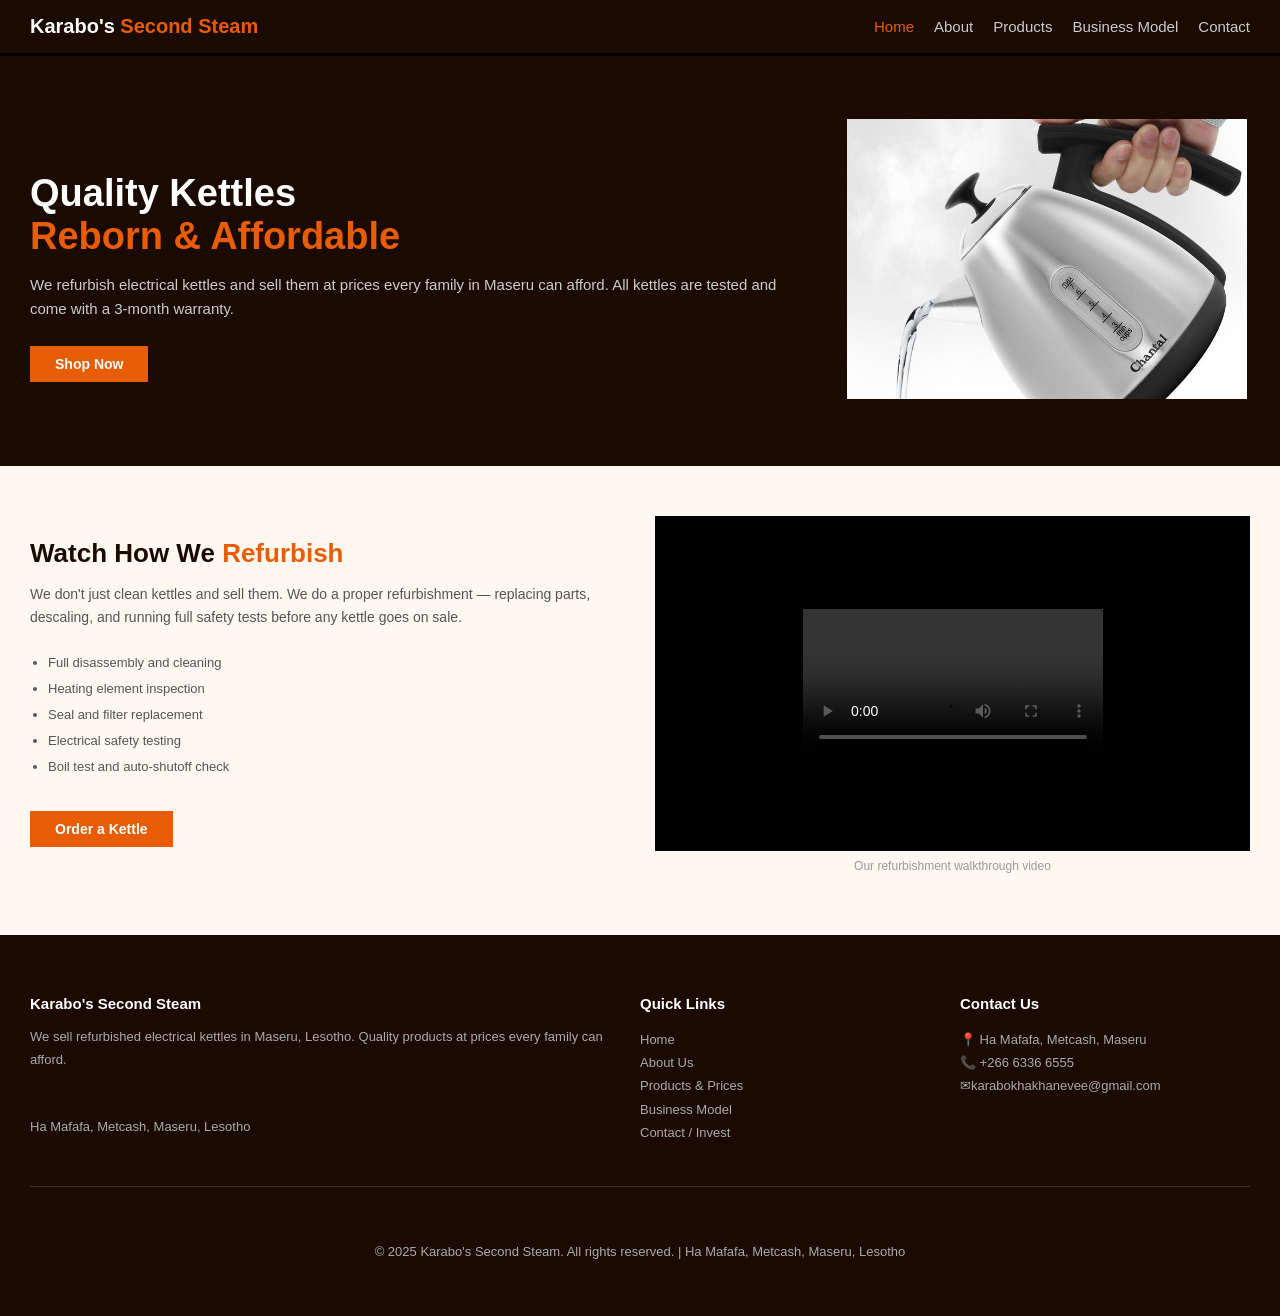
<file: index.html>
<!DOCTYPE html>
<html lang="en">
<head>
    <meta charset="UTF-8">
    <meta name="viewport" content="width=device-width, initial-scale=1.0">
    <title>Karabo's Second Steam - Home</title>
    <link rel="stylesheet" href="style.css">
</head>
<body>

    <!-- Navbar -->
    <nav class="navbar">
        <a href="index.html" class="logo">Karabo's <span>Second Steam</span></a>
        <ul class="nav-links">
            <li><a href="index.html" class="active">Home</a></li>
            <li><a href="about.html">About</a></li>
            <li><a href="products.html">Products</a></li>
            <li><a href="model.html">Business Model</a></li>
            <li><a href="contact.html">Contact</a></li>
        </ul>
    </nav>

    <!-- Hero Section -->
    <section class="hero">
        <div class="hero-text">
            <h1>Quality Kettles <br><span>Reborn & Affordable</span></h1>
            <p>We refurbish electrical kettles and sell them at prices every family in Maseru can afford. All kettles are tested and come with a 3-month warranty.</p>
            <a href="products.html" class="btn">Shop Now</a>
            &nbsp;&nbsp;
    
        </div>
        <div class="hero-image">
            <img src="images/home.jpg" alt="Refurbished kettle from Karabo's Second Steam">
        </div>
    </section>



   
   
    <!-- Video Section -->
    <div class="section">
        <div class="two-col">
            <div>
                <h2 class="section-title">Watch How We <span>Refurbish</span></h2>
                <p style="font-size: 14px; color: #555; line-height: 1.7; margin-bottom: 20px;">
                    We don't just clean kettles and sell them. We do a proper refurbishment — replacing parts, descaling, and running full safety tests before any kettle goes on sale.
                </p>
                <ul style="font-size: 13px; color: #555; padding-left: 18px; line-height: 2;">
                    <li>Full disassembly and cleaning</li>
                    <li>Heating element inspection</li>
                    <li>Seal and filter replacement</li>
                    <li>Electrical safety testing</li>
                    <li>Boil test and auto-shutoff check</li>
                </ul>
                <br>
                <a href="contact.html" class="btn">Order a Kettle</a>
            </div>
            <div>
                <div class="video-container" control>
                    <iframe
                        src="videos/home.mp4"
                        title="Karabo's Second Steam - Kettle Refurbishment Process"
                        allowfullscreen
                        aria-controls="video-controls">
                    </iframe>
                </div>
                <p style="font-size: 12px; color: #999; margin-top: 8px; text-align: center;">Our refurbishment walkthrough video</p>
            </div>
        </div>
    </div>

  
    <!-- Footer -->
    <footer class="footer">
        <div class="footer-grid">
            <div>
                <h4>Karabo's Second Steam</h4>
                <p>We sell refurbished electrical kettles in Maseru, Lesotho. Quality products at prices every family can afford.</p>
                <br>
                <p>Ha Mafafa, Metcash, Maseru, Lesotho</p>
            </div>
            <div>
                <h4>Quick Links</h4>
                <ul>
                    <li><a href="index.html">Home</a></li>
                    <li><a href="about.html">About Us</a></li>
                    <li><a href="products.html">Products & Prices</a></li>
                    <li><a href="model.html">Business Model</a></li>
                    <li><a href="contact.html">Contact / Invest</a></li>
                </ul>
            </div>
            <div>
                <h4>Contact Us</h4>
                <ul>
                    <li>📍 Ha Mafafa, Metcash, Maseru</li>
                    <li><a href="tel:+26622446533">📞 +266 6336 6555</a></li>
                    <li><a href="mailto:karabosecondsteam@gmail.com">✉karabokhakhanevee@gmail.com</a></li>
                </ul>
            </div>
        </div>
        <div class="footer-bottom">
            <p>© 2025 Karabo's Second Steam. All rights reserved. | Ha Mafafa, Metcash, Maseru, Lesotho</p>
        </div>
    </footer>

</body>
</html>
</file>
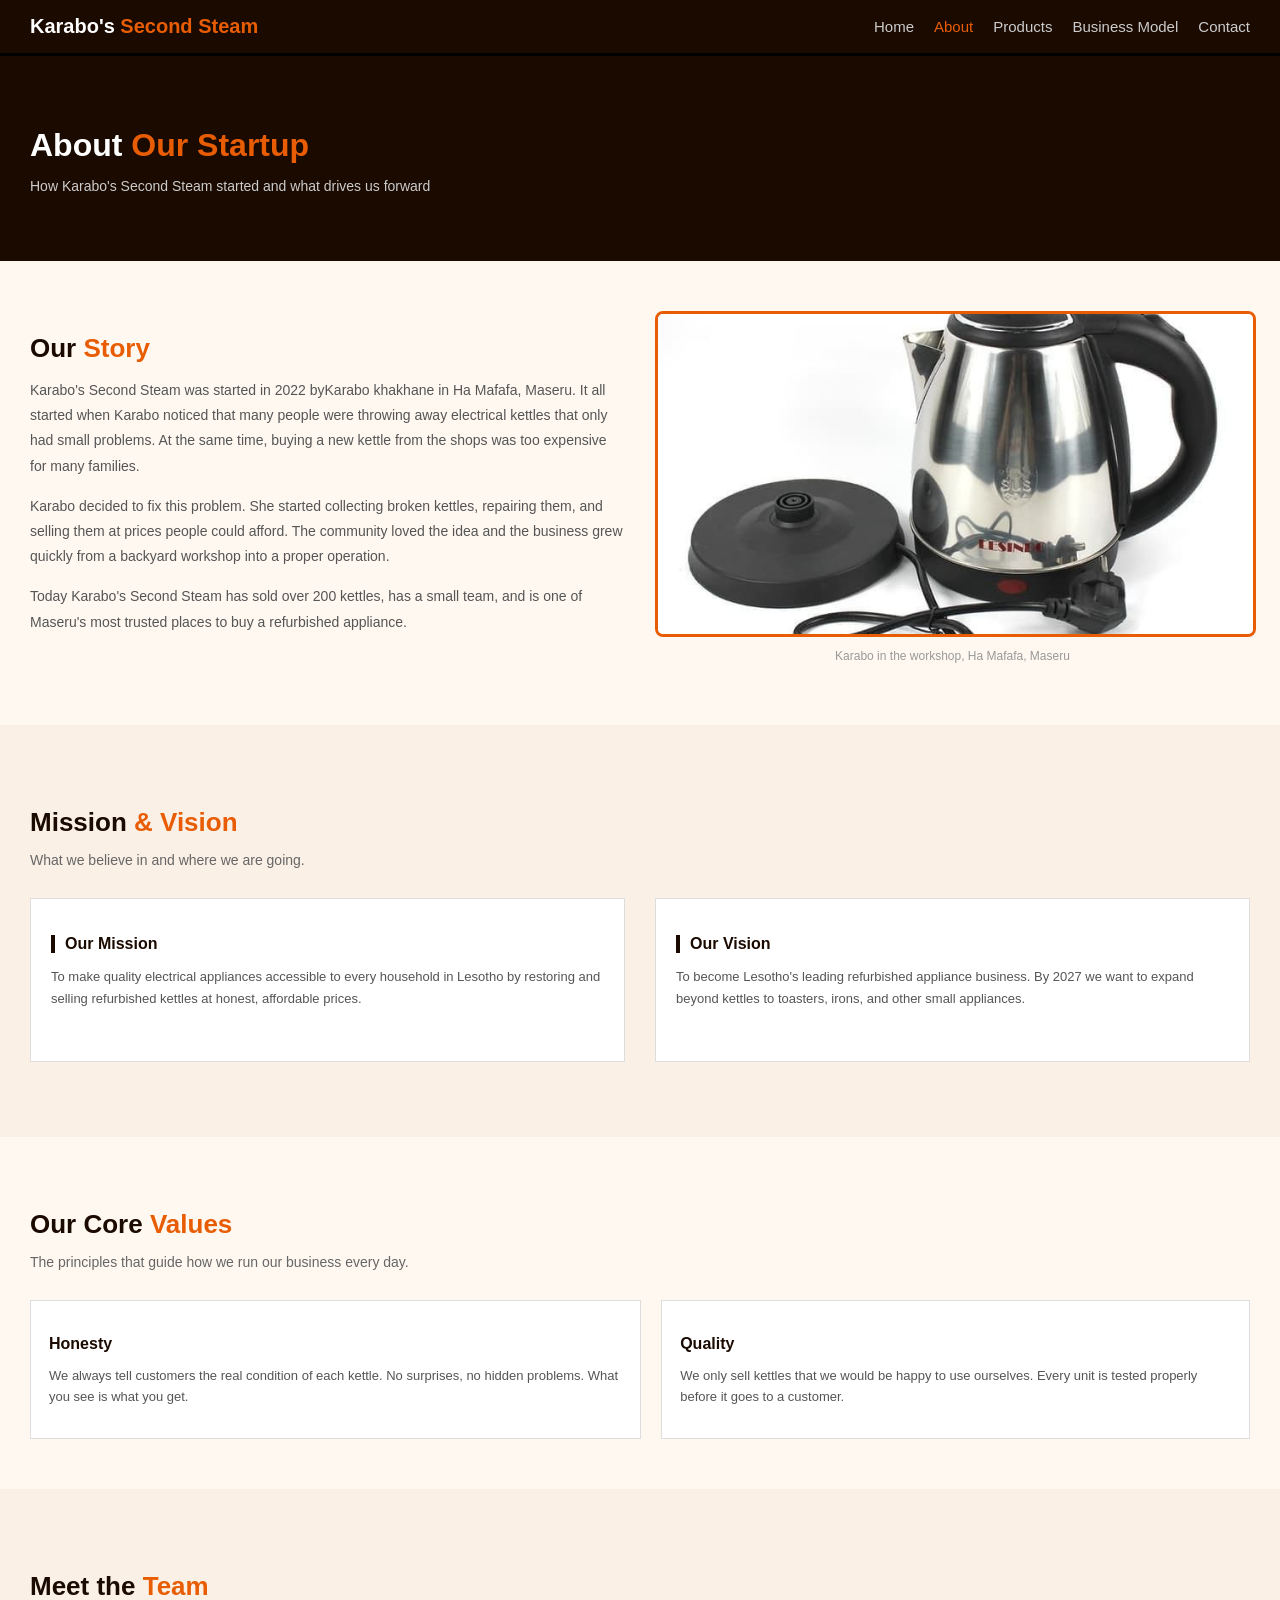
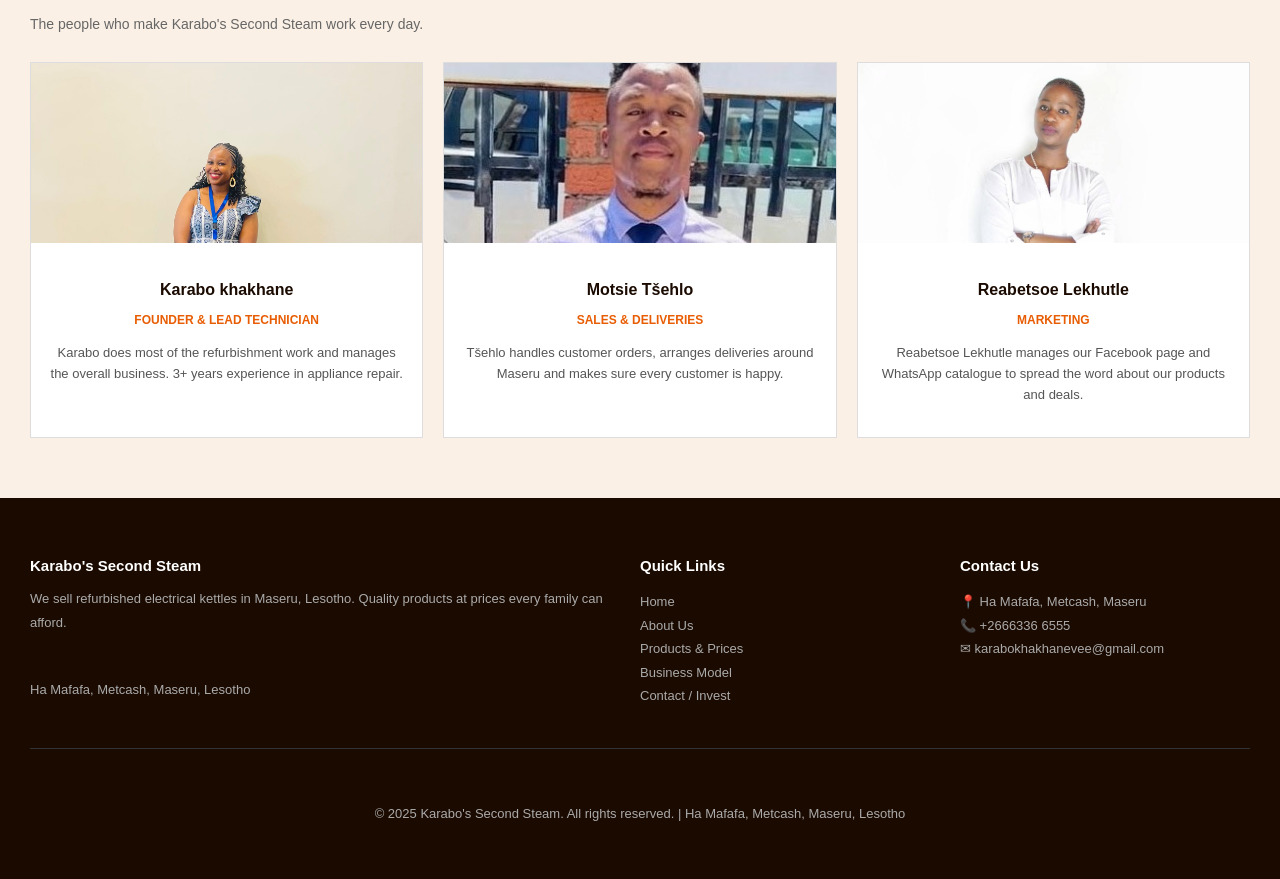
<file: about.html>
<!DOCTYPE html>
<html lang="en">
<head>
    <meta charset="UTF-8">
    <meta name="viewport" content="width=device-width, initial-scale=1.0">
    <title>About - Karabo's Second Steam</title>
    <link rel="stylesheet" href="style.css">
</head>
<body>

    <!-- Navbar -->
    <nav class="navbar">
        <a href="index.html" class="logo">Karabo's <span>Second Steam</span></a>
        <ul class="nav-links">
            <li><a href="index.html">Home</a></li>
            <li><a href="about.html" class="active">About</a></li>
            <li><a href="products.html">Products</a></li>
            <li><a href="model.html">Business Model</a></li>
            <li><a href="contact.html">Contact</a></li>
        </ul>
    </nav>

    <!-- Page Header -->
    <div class="page-header">
        <h1>About <span>Our Startup</span></h1>
        <p>How Karabo's Second Steam started and what drives us forward</p>
    </div>

    <!-- Our Story -->
    <div class="section">
        <div class="two-col">
            <div>
                <h2 class="section-title">Our <span>Story</span></h2>
                <p style="font-size: 14px; color: #555; line-height: 1.8; margin-bottom: 15px;">
                    Karabo's Second Steam was started in 2022 byKarabo khakhane in Ha Mafafa, Maseru. It all started when Karabo noticed that many people were throwing away electrical kettles that only had small problems. At the same time, buying a new kettle from the shops was too expensive for many families.
                </p>
                <p style="font-size: 14px; color: #555; line-height: 1.8; margin-bottom: 15px;">
                    Karabo decided to fix this problem. She started collecting broken kettles, repairing them, and selling them at prices people could afford. The community loved the idea and the business grew quickly from a backyard workshop into a proper operation.
                </p>
                <p style="font-size: 14px; color: #555; line-height: 1.8;">
                    Today Karabo's Second Steam has sold over 200 kettles, has a small team, and is one of Maseru's most trusted places to buy a refurbished appliance.
                </p>
            </div>
            <div>
                <img src="images/a1.jpg" alt="Karabo working in the refurbishment workshop" style="width: 100%; height: 320px; object-fit: cover; border-radius: 8px; border: 3px solid #E85D04;">
                <p style="font-size: 12px; color: #999; margin-top: 8px; text-align: center;">Karabo in the workshop, Ha Mafafa, Maseru</p>
            </div>
        </div>
    </div>

    <!-- Mission & Vision -->
    <div style="background-color: #FAF0E6; padding: 60px 0;">
        <div class="section" style="padding-top: 0; padding-bottom: 0;">
            <h2 class="section-title">Mission <span>& Vision</span></h2>
            <p class="section-subtitle">What we believe in and where we are going.</p>

            <div class="two-col">
                <div class="info-card">
                    <h3>Our Mission</h3>
                    <p>To make quality electrical appliances accessible to every household in Lesotho by restoring and selling refurbished kettles at honest, affordable prices.</p>
                    <br>
                </div>
                <div class="info-card">
                    <h3>Our Vision</h3>
                    <p>To become Lesotho's leading refurbished appliance business. By 2027 we want to expand beyond kettles to toasters, irons, and other small appliances.</p>
                    <br>
                   </div>
            </div>
        </div>
    </div>

    <!-- Values -->
    <div class="section">
        <h2 class="section-title">Our Core <span>Values</span></h2>
        <p class="section-subtitle">The principles that guide how we run our business every day.</p>

        <div class="cards-grid" style="display:flex; gap: 20px; margin-top: 30px;">
            <div class="card">
                <div class="card-body">
                    <h3>Honesty</h3>
                    <p>We always tell customers the real condition of each kettle. No surprises, no hidden problems. What you see is what you get.</p>
                </div>
            </div>
            <div class="card">
                <div class="card-body">
                    <h3>Quality</h3>
                    <p>We only sell kettles that we would be happy to use ourselves. Every unit is tested properly before it goes to a customer.</p>
                </div>
            </div>
           
        </div>
    </div>

    <!-- Team -->
    <div style="background-color: #FAF0E6; padding: 60px 0; display: flex;" >
        <div class="section" style="padding-top: 0; padding-bottom: 0;">
            <h2 class="section-title">Meet the <span>Team</span></h2>
            <p class="section-subtitle">The people who make Karabo's Second Steam work every day.</p>

            <div class="cards-grid">
                <div class="card" style="text-align: center;">
                    <img src="images/ab1.jpeg" alt="Karabo Mokoena - Founder">
                    <div class="card-body">
                        <h3>Karabo khakhane</h3>
                        <p style="color: #E85D04; font-size: 12px; font-weight: 700; text-transform: uppercase; margin-bottom: 8px;">Founder & Lead Technician</p>
                        <p>Karabo does most of the refurbishment work and manages the overall business. 3+ years experience in appliance repair.</p>
                    </div>
                </div>
                <div class="card" style="text-align: center;">
                    <img src="images/ab2.jpeg" alt="Thato Mofokeng - Sales">
                    <div class="card-body">
                        <h3>Motsie Tšehlo </h3>
                        <p style="color: #E85D04; font-size: 12px; font-weight: 700; text-transform: uppercase; margin-bottom: 8px;">Sales & Deliveries</p>
                        <p>Tšehlo  handles customer orders, arranges deliveries around Maseru and makes sure every customer is happy.</p>
                    </div>
                </div>
                <div class="card" style="text-align: center;">
                    <img src="images/ab3.jpeg" alt="Palesa Sello - Marketing">
                    <div class="card-body">
                        <h3>Reabetsoe Lekhutle</h3>
                        <p style="color: #E85D04; font-size: 12px; font-weight: 700; text-transform: uppercase; margin-bottom: 8px;">Marketing</p>
                        <p>Reabetsoe Lekhutle manages our Facebook page and WhatsApp catalogue to spread the word about our products and deals.</p>
                    </div>
                </div>
            </div>
        </div>
    </div>

  
    <!-- Footer -->
    <footer class="footer">
        <div class="footer-grid">
            <div>
                <h4>Karabo's Second Steam</h4>
                <p>We sell refurbished electrical kettles in Maseru, Lesotho. Quality products at prices every family can afford.</p>
                <br>
                <p>Ha Mafafa, Metcash, Maseru, Lesotho</p>
            </div>
            <div>
                <h4>Quick Links</h4>
                <ul>
                    <li><a href="index.html">Home</a></li>
                    <li><a href="about.html">About Us</a></li>
                    <li><a href="products.html">Products & Prices</a></li>
                    <li><a href="model.html">Business Model</a></li>
                    <li><a href="contact.html">Contact / Invest</a></li>
                </ul>
            </div>
            <div>
                <h4>Contact Us</h4>
                <ul>
                    <li>📍 Ha Mafafa, Metcash, Maseru</li>
                    <li><a href="tel:+26622446533">📞 +2666336 6555</a></li>
                    <li><a href="mailto:karabosecondsteam@gmail.com">✉ karabokhakhanevee@gmail.com</a></li>
                </ul>
            </div>
        </div>
        <div class="footer-bottom">
            <p>© 2025 Karabo's Second Steam. All rights reserved. | Ha Mafafa, Metcash, Maseru, Lesotho</p>
        </div>
    </footer>

</body>
</html>
</file>
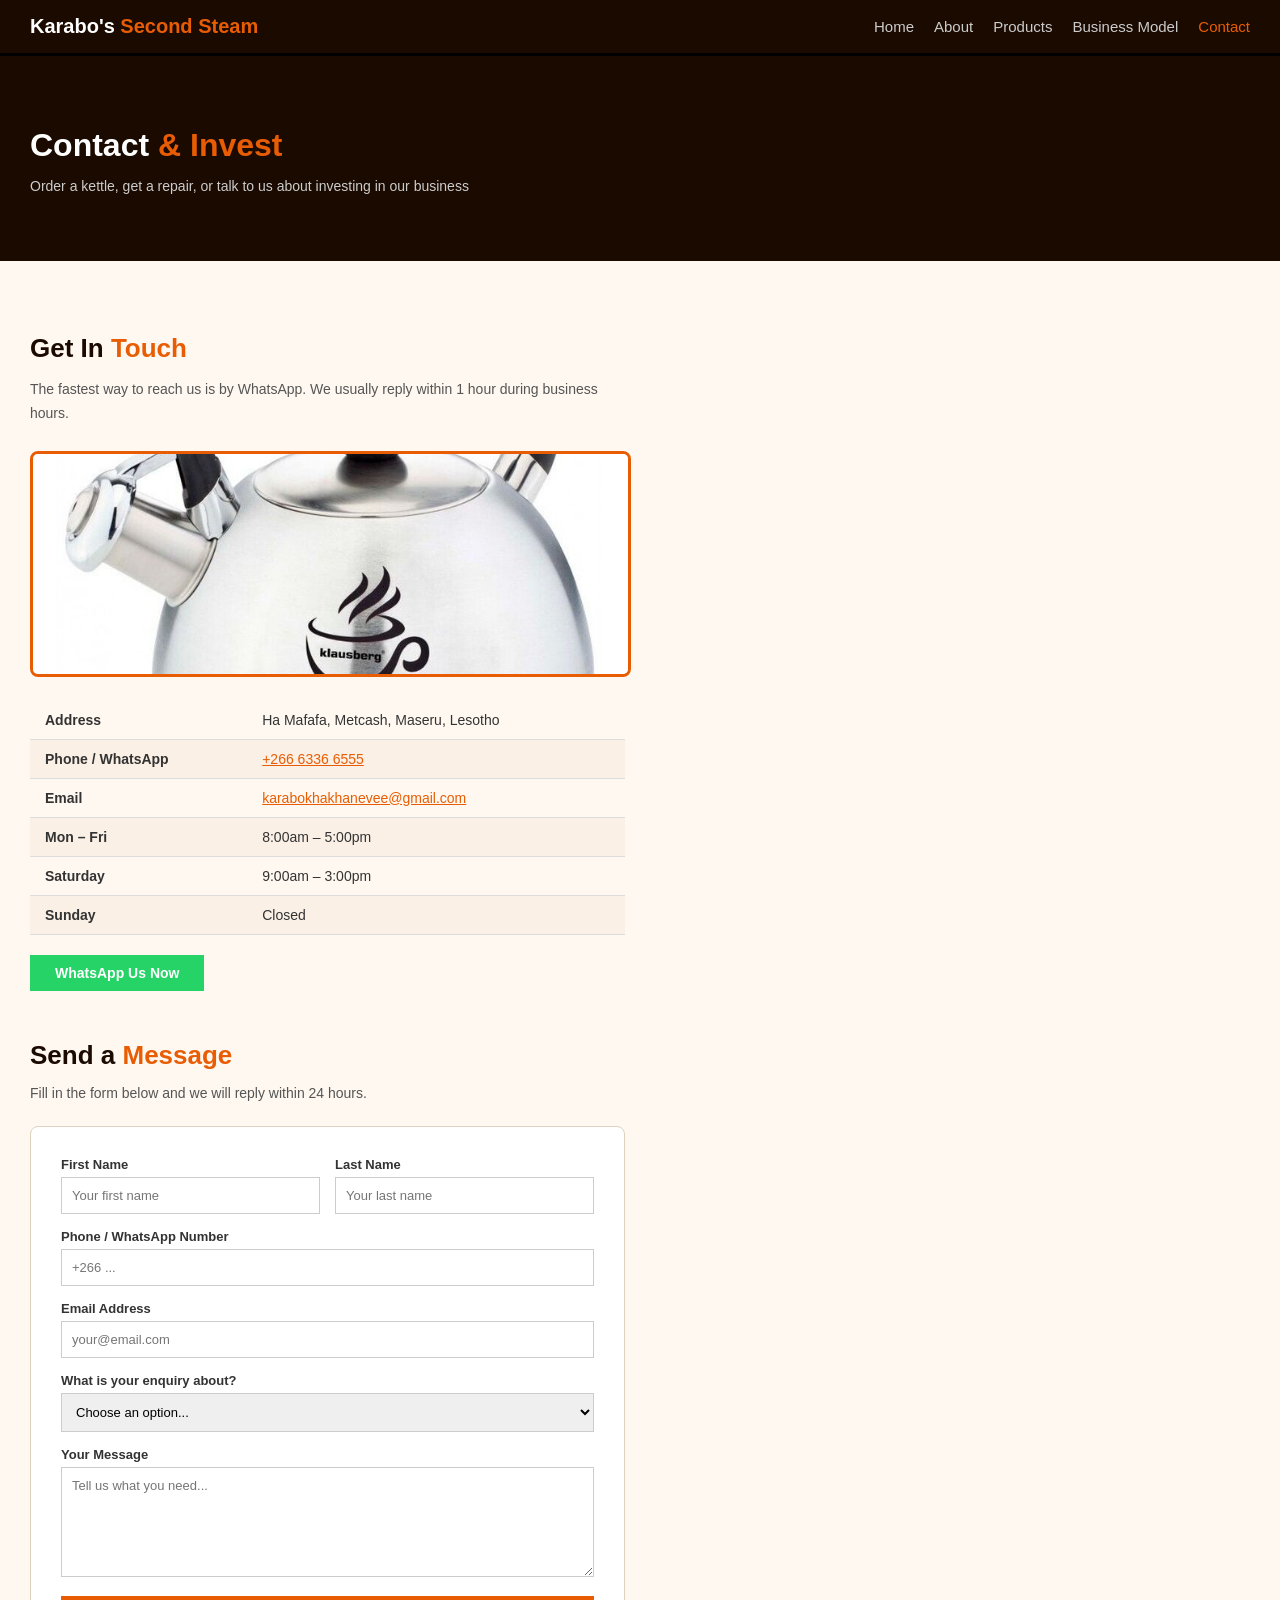
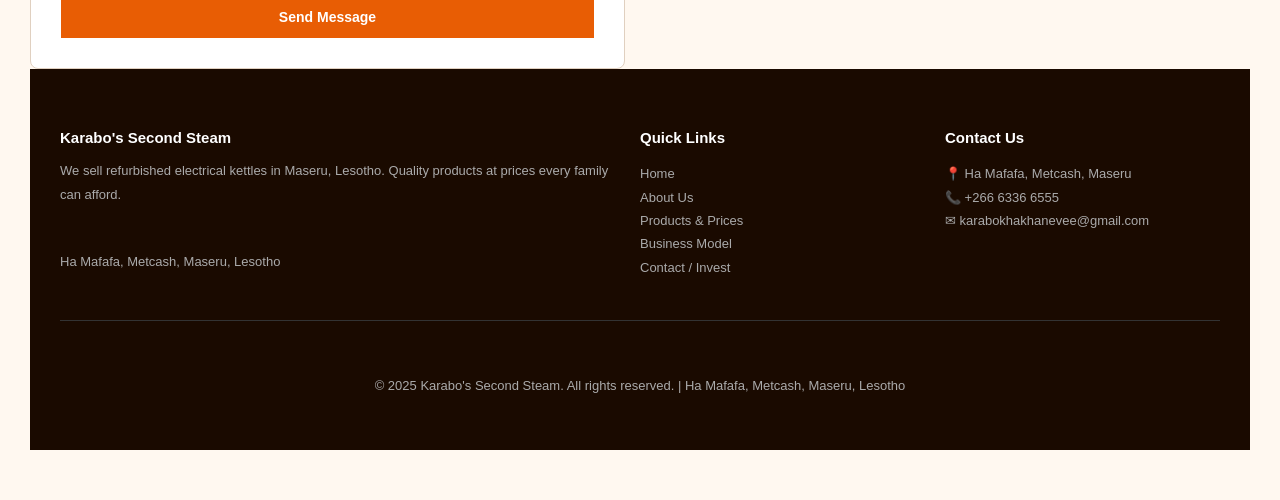
<file: contact.html>
<!DOCTYPE html>
<html lang="en">
<head>
    <meta charset="UTF-8">
    <meta name="viewport" content="width=device-width, initial-scale=1.0">
    <title>Contact & Invest - Karabo's Second Steam</title>
    <link rel="stylesheet" href="style.css">
</head>
<body>

    <!-- Navbar -->
    <nav class="navbar">
        <a href="index.html" class="logo">Karabo's <span>Second Steam</span></a>
        <ul class="nav-links">
            <li><a href="index.html">Home</a></li>
            <li><a href="about.html">About</a></li>
            <li><a href="products.html">Products</a></li>
            <li><a href="model.html">Business Model</a></li>
            <li><a href="contact.html" class="active">Contact</a></li>
        </ul>
    </nav>

    <!-- Page Header -->
    <div class="page-header">
        <h1>Contact <span>& Invest</span></h1>
        <p>Order a kettle, get a repair, or talk to us about investing in our business</p>
    </div>

    <!-- Contact Section -->
    <div class="section">
        <div class="two-col">

            <!-- Contact Info -->
            <div>
                <h2 class="section-title">Get In <span>Touch</span></h2>
                <p style="font-size: 14px; color: #555; margin-bottom: 25px; line-height: 1.7;">The fastest way to reach us is by WhatsApp. We usually reply within 1 hour during business hours.</p>

                <img src="images/c1.jpg" alt="Visit our workshop in Ha Mafafa Maseru" style="width: 100%; height: 220px; object-fit: cover; border-radius: 8px; margin-bottom: 20px; border: 3px solid #E85D04;">

                <table class="styled-table" style="margin-bottom: 20px;">
                    <tbody>
                        <tr>
                            <td><strong>Address</strong></td>
                            <td>Ha Mafafa, Metcash, Maseru, Lesotho</td>
                        </tr>
                        <tr>
                            <td><strong>Phone / WhatsApp</strong></td>
                            <td><a href="tel:+26622446533" style="color: #E85D04;">+266 6336 6555</a></td>
                        </tr>
                        <tr>
                            <td><strong>Email</strong></td>
                            <td><a href="mailto:karabosecondsteam@gmail.com" style="color: #E85D04;">karabokhakhanevee@gmail.com</a></td>
                        </tr>
                        <tr>
                            <td><strong>Mon – Fri</strong></td>
                            <td>8:00am – 5:00pm</td>
                        </tr>
                        <tr>
                            <td><strong>Saturday</strong></td>
                            <td>9:00am – 3:00pm</td>
                        </tr>
                        <tr>
                            <td><strong>Sunday</strong></td>
                            <td>Closed</td>
                        </tr>
                    </tbody>
                </table>

                <a href="https://wa.me/26622446533?text=Hi%20I%20want%20to%20order%20a%20kettle" target="_blank" class="btn" style="background-color: #25D366; margin-bottom: 10px;">WhatsApp Us Now</a>
                <br><br>

        

            <!-- Contact Form -->
            <div>
                <h2 class="section-title">Send a <span>Message</span></h2>
                <p style="font-size: 14px; color: #555; margin-bottom: 25px;">Fill in the form below and we will reply within 24 hours.</p>

                <div style="background-color: white; border: 1px solid #e0d0c0; border-radius: 8px; padding: 30px;">
                    <div style="display: grid; grid-template-columns: 1fr 1fr; gap: 15px;">
                        <div class="form-group">
                            <label for="fname">First Name</label>
                            <input type="text" id="fname" placeholder="Your first name">
                        </div>
                        <div class="form-group">
                            <label for="lname">Last Name</label>
                            <input type="text" id="lname" placeholder="Your last name">
                        </div>
                    </div>

                    <div class="form-group">
                        <label for="phone">Phone / WhatsApp Number</label>
                        <input type="tel" id="phone" placeholder="+266 ...">
                    </div>

                    <div class="form-group">
                        <label for="email">Email Address</label>
                        <input type="email" id="email" placeholder="your@email.com">
                    </div>

                    <div class="form-group">
                        <label for="reason">What is your enquiry about?</label>
                        <select id="reason">
                            <option value="">Choose an option...</option>
                            <option>Buy a kettle</option>
                            <option>Kettle repair</option>
                            <option>Bulk office order</option>
                            <option>Trade-in programme</option>
                            <option>Investment enquiry</option>
                            <option>General question</option>
                        </select>
                    </div>

                    <div class="form-group">
                        <label for="message">Your Message</label>
                        <textarea id="message" placeholder="Tell us what you need..."></textarea>
                    </div>

                    <button class="btn" onclick="sendMessage()" style="width: 100%; padding: 13px;">Send Message</button>
                </div>
            </div>

        </div>
    </div>

    <!-- Footer -->
    <footer class="footer">
        <div class="footer-grid">
            <div>
                <h4>Karabo's Second Steam</h4>
                <p>We sell refurbished electrical kettles in Maseru, Lesotho. Quality products at prices every family can afford.</p>
                <br>
                <p>Ha Mafafa, Metcash, Maseru, Lesotho</p>
            </div>
            <div>
                <h4>Quick Links</h4>
                <ul>
                    <li><a href="index.html">Home</a></li>
                    <li><a href="about.html">About Us</a></li>
                    <li><a href="products.html">Products & Prices</a></li>
                    <li><a href="model.html">Business Model</a></li>
                    <li><a href="contact.html">Contact / Invest</a></li>
                </ul>
            </div>
            <div>
                <h4>Contact Us</h4>
                <ul>
                    <li>📍 Ha Mafafa, Metcash, Maseru</li>
                    <li><a href="tel:+26622446533">📞 +266 6336 6555</a></li>
                    <li><a href="mailto:karabosecondsteam@gmail.com">✉ karabokhakhanevee@gmail.com</a></li>
                </ul>
            </div>
        </div>
        <div class="footer-bottom">
            <p>© 2025 Karabo's Second Steam. All rights reserved. | Ha Mafafa, Metcash, Maseru, Lesotho</p>
        </div>
    </footer>

</body>
</html>
</file>
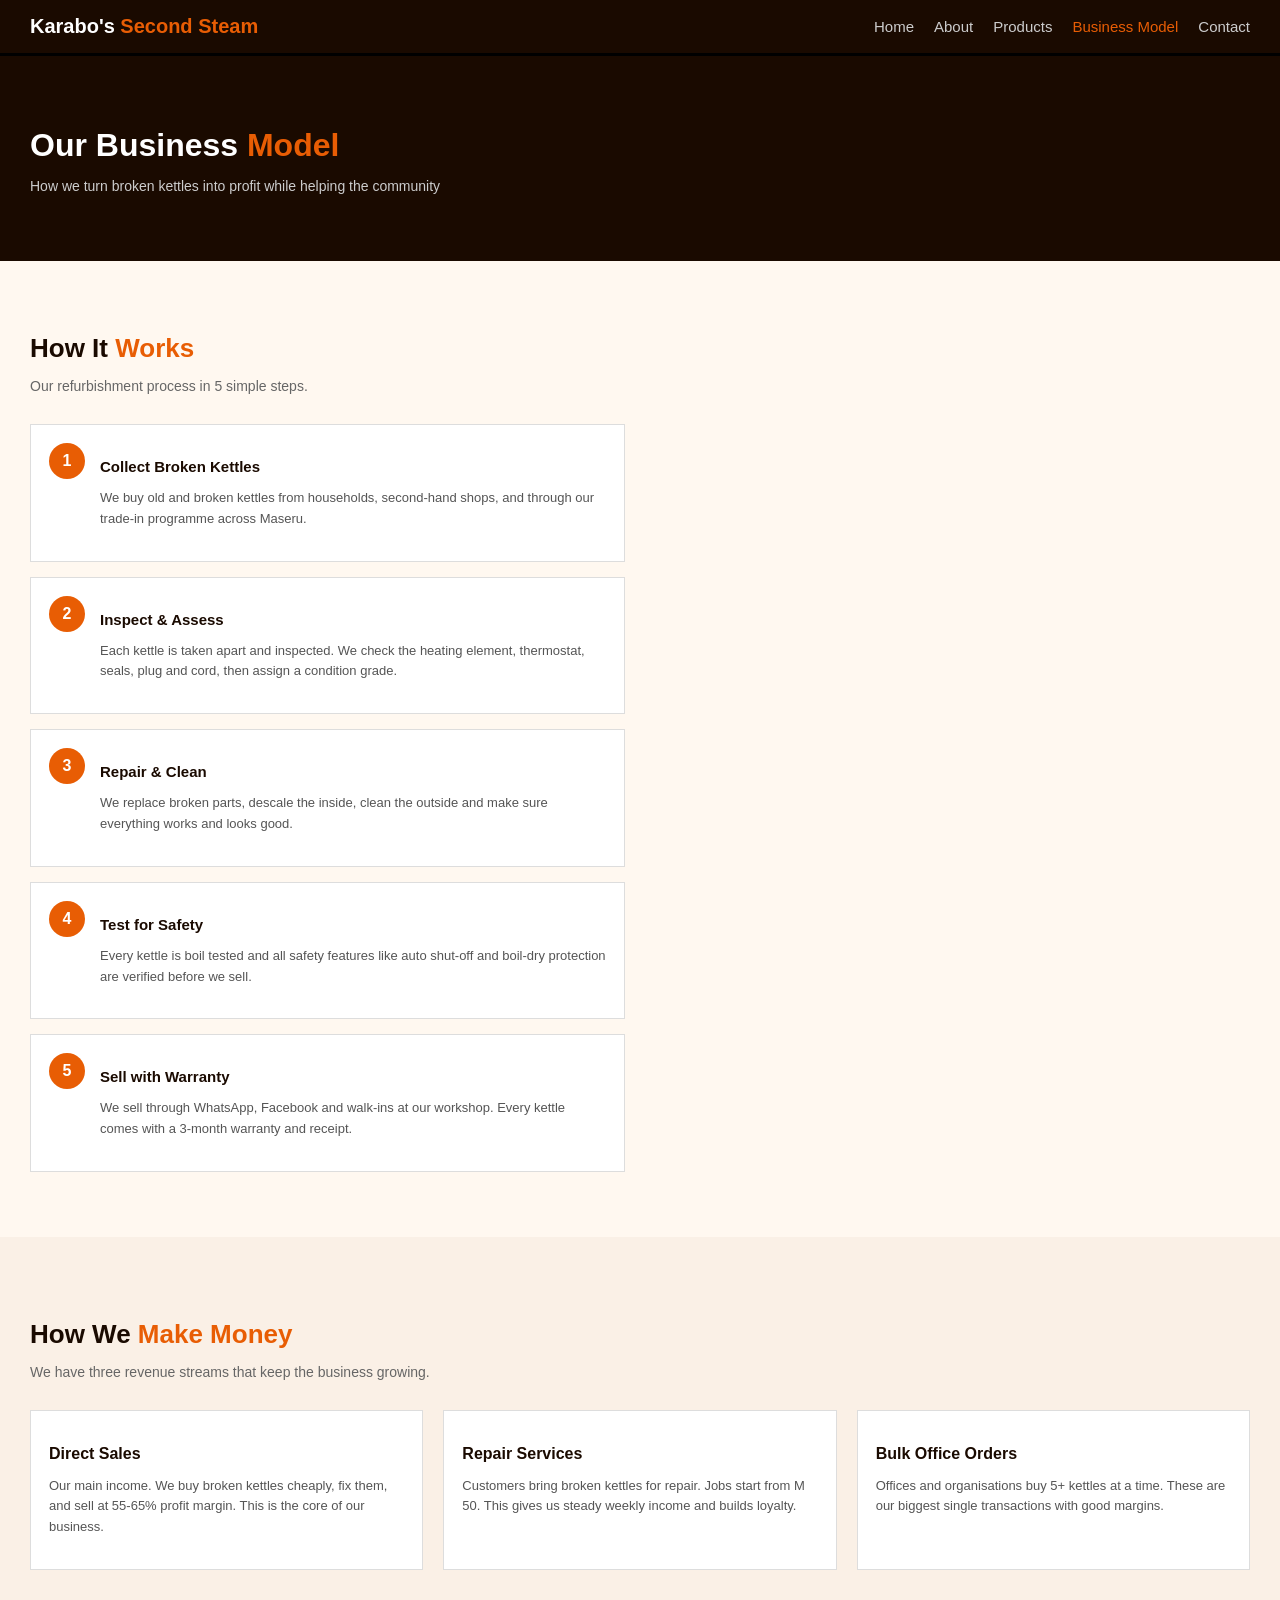
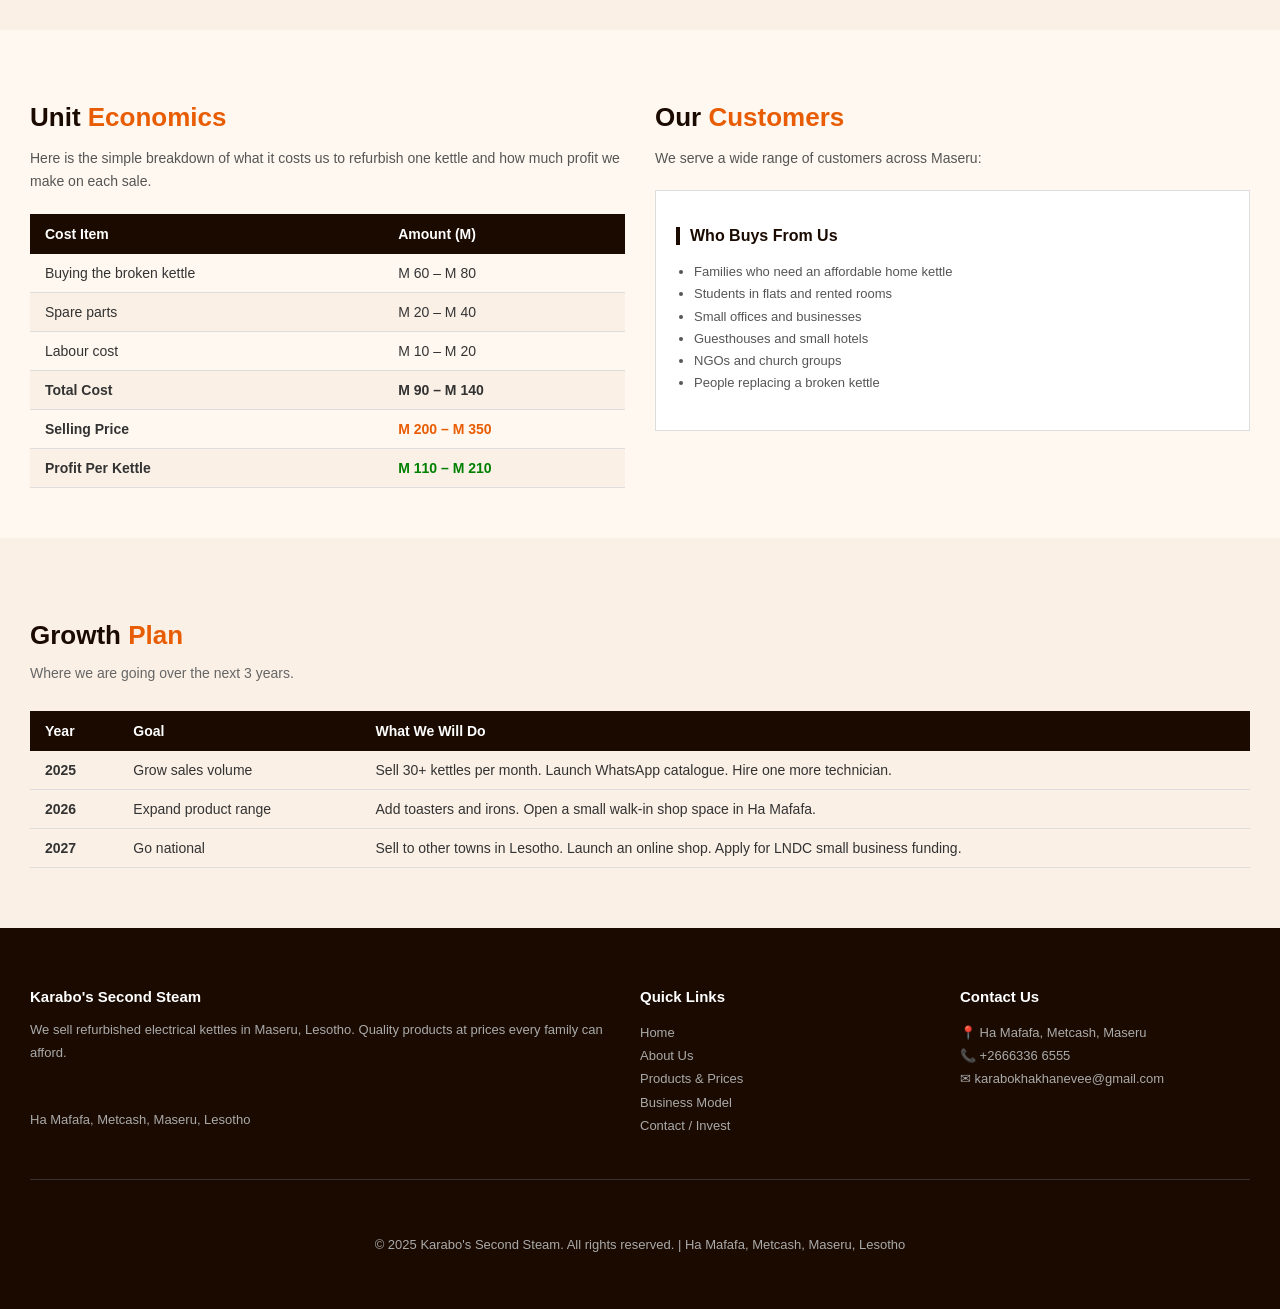
<file: model.html>
<!DOCTYPE html>
<html lang="en">
<head>
    <meta charset="UTF-8">
    <meta name="viewport" content="width=device-width, initial-scale=1.0">
    <title>Business Model - Karabo's Second Steam</title>
    <link rel="stylesheet" href="style.css">
</head>
<body>

    <!-- Navbar -->
    <nav class="navbar">
        <a href="index.html" class="logo">Karabo's <span>Second Steam</span></a>
        <ul class="nav-links">
            <li><a href="index.html">Home</a></li>
            <li><a href="about.html">About</a></li>
            <li><a href="products.html">Products</a></li>
            <li><a href="model.html" class="active">Business Model</a></li>
            <li><a href="contact.html">Contact</a></li>
        </ul>
    </nav>

    <!-- Page Header -->
    <div class="page-header">
        <h1>Our Business <span>Model</span></h1>
        <p>How we turn broken kettles into profit while helping the community</p>
    </div>

    <!-- How it works -->
    <div class="section">
        <h2 class="section-title">How It <span>Works</span></h2>
        <p class="section-subtitle">Our refurbishment process in 5 simple steps.</p>

        <div class="two-col">
            <div>
                <div class="step-item">
                    <div class="step-num">1</div>
                    <div>
                        <h3>Collect Broken Kettles</h3>
                        <p>We buy old and broken kettles from households, second-hand shops, and through our trade-in programme across Maseru.</p>
                    </div>
                </div>
                <div class="step-item">
                    <div class="step-num">2</div>
                    <div>
                        <h3>Inspect & Assess</h3>
                        <p>Each kettle is taken apart and inspected. We check the heating element, thermostat, seals, plug and cord, then assign a condition grade.</p>
                    </div>
                </div>
                <div class="step-item">
                    <div class="step-num">3</div>
                    <div>
                        <h3>Repair & Clean</h3>
                        <p>We replace broken parts, descale the inside, clean the outside and make sure everything works and looks good.</p>
                    </div>
                </div>
                <div class="step-item">
                    <div class="step-num">4</div>
                    <div>
                        <h3>Test for Safety</h3>
                        <p>Every kettle is boil tested and all safety features like auto shut-off and boil-dry protection are verified before we sell.</p>
                    </div>
                </div>
                <div class="step-item">
                    <div class="step-num">5</div>
                    <div>
                        <h3>Sell with Warranty</h3>
                        <p>We sell through WhatsApp, Facebook and walk-ins at our workshop. Every kettle comes with a 3-month warranty and receipt.</p>
                    </div>
                </div>
            </div>
            
        </div>
    </div>

    <!-- Revenue Streams -->
    <div style="background-color: #FAF0E6; padding: 60px 0;">
        <div class="section" style="padding-top: 0; padding-bottom: 0;">
            <h2 class="section-title">How We <span>Make Money</span></h2>
            <p class="section-subtitle">We have three revenue streams that keep the business growing.</p>

            <div class="cards-grid">
                <div class="card">
                    <div class="card-body">
                        <h3>Direct Sales</h3>
                        <p>Our main income. We buy broken kettles cheaply, fix them, and sell at 55-65% profit margin. This is the core of our business.</p>
                    </div>
                </div>
                <div class="card">
                   <div class="card-body">
                        <h3>Repair Services</h3>
                        <p>Customers bring broken kettles for repair. Jobs start from M 50. This gives us steady weekly income and builds loyalty.</p>
                    </div>
                </div>
                <div class="card">
                     <div class="card-body">
                        <h3>Bulk Office Orders</h3>
                        <p>Offices and organisations buy 5+ kettles at a time. These are our biggest single transactions with good margins.</p>
                    </div>
                </div>
            </div>
        </div>
    </div>

    <!-- Unit Economics -->
    <div class="section">
        <div class="two-col">
            <div>
                <h2 class="section-title">Unit <span>Economics</span></h2>
                <p style="font-size: 14px; color: #555; line-height: 1.7; margin-bottom: 20px;">Here is the simple breakdown of what it costs us to refurbish one kettle and how much profit we make on each sale.</p>

                <table class="styled-table">
                    <thead>
                        <tr>
                            <th>Cost Item</th>
                            <th>Amount (M)</th>
                        </tr>
                    </thead>
                    <tbody>
                        <tr>
                            <td>Buying the broken kettle</td>
                            <td>M 60 – M 80</td>
                        </tr>
                        <tr>
                            <td>Spare parts</td>
                            <td>M 20 – M 40</td>
                        </tr>
                        <tr>
                            <td>Labour cost</td>
                            <td>M 10 – M 20</td>
                        </tr>
                        <tr>
                            <td><strong>Total Cost</strong></td>
                            <td><strong>M 90 – M 140</strong></td>
                        </tr>
                        <tr>
                            <td><strong>Selling Price</strong></td>
                            <td><strong style="color: #E85D04;">M 200 – M 350</strong></td>
                        </tr>
                        <tr>
                            <td><strong>Profit Per Kettle</strong></td>
                            <td><strong style="color: green;">M 110 – M 210</strong></td>
                        </tr>
                    </tbody>
                </table>
            </div>

            <div>
                <h2 class="section-title">Our <span>Customers</span></h2>
                <p style="font-size: 14px; color: #555; line-height: 1.7; margin-bottom: 20px;">We serve a wide range of customers across Maseru:</p>

                <div class="info-card">
                    <h3>Who Buys From Us</h3>
                    <ul>
                        <li>Families who need an affordable home kettle</li>
                        <li>Students in flats and rented rooms</li>
                        <li>Small offices and businesses</li>
                        <li>Guesthouses and small hotels</li>
                        <li>NGOs and church groups</li>
                        <li>People replacing a broken kettle</li>
                    </ul>
                </div>

             </div>
        </div>
    </div>

    <!-- Growth Plan -->
    <div style="background-color: #FAF0E6; padding: 60px 0;">
        <div class="section" style="padding-top: 0; padding-bottom: 0;">
            <h2 class="section-title">Growth <span>Plan</span></h2>
            <p class="section-subtitle">Where we are going over the next 3 years.</p>

            <table class="styled-table">
                <thead>
                    <tr>
                        <th>Year</th>
                        <th>Goal</th>
                        <th>What We Will Do</th>
                    </tr>
                </thead>
                <tbody>
                    <tr>
                        <td><strong>2025</strong></td>
                        <td>Grow sales volume</td>
                        <td>Sell 30+ kettles per month. Launch WhatsApp catalogue. Hire one more technician.</td>
                    </tr>
                    <tr>
                        <td><strong>2026</strong></td>
                        <td>Expand product range</td>
                        <td>Add toasters and irons. Open a small walk-in shop space in Ha Mafafa.</td>
                    </tr>
                    <tr>
                        <td><strong>2027</strong></td>
                        <td>Go national</td>
                        <td>Sell to other towns in Lesotho. Launch an online shop. Apply for LNDC small business funding.</td>
                    </tr>
                </tbody>
            </table>
        </div>
    </div>


    <!-- Footer -->
    <footer class="footer">
        <div class="footer-grid">
            <div>
                <h4>Karabo's Second Steam</h4>
                <p>We sell refurbished electrical kettles in Maseru, Lesotho. Quality products at prices every family can afford.</p>
                <br>
                <p>Ha Mafafa, Metcash, Maseru, Lesotho</p>
            </div>
            <div>
                <h4>Quick Links</h4>
                <ul>
                    <li><a href="index.html">Home</a></li>
                    <li><a href="about.html">About Us</a></li>
                    <li><a href="products.html">Products & Prices</a></li>
                    <li><a href="model.html">Business Model</a></li>
                    <li><a href="contact.html">Contact / Invest</a></li>
                </ul>
            </div>
            <div>
                <h4>Contact Us</h4>
                <ul>
                    <li>📍 Ha Mafafa, Metcash, Maseru</li>
                    <li><a href="tel:+26622446533">📞 +2666336 6555</a></li>
                    <li><a href="mailto:karabosecondsteam@gmail.com">✉ karabokhakhanevee@gmail.com</a></li>
                </ul>
            </div>
        </div>
        <div class="footer-bottom">
            <p>© 2025 Karabo's Second Steam. All rights reserved. | Ha Mafafa, Metcash, Maseru, Lesotho</p>
        </div>
    </footer>

</body>
</html>
</file>
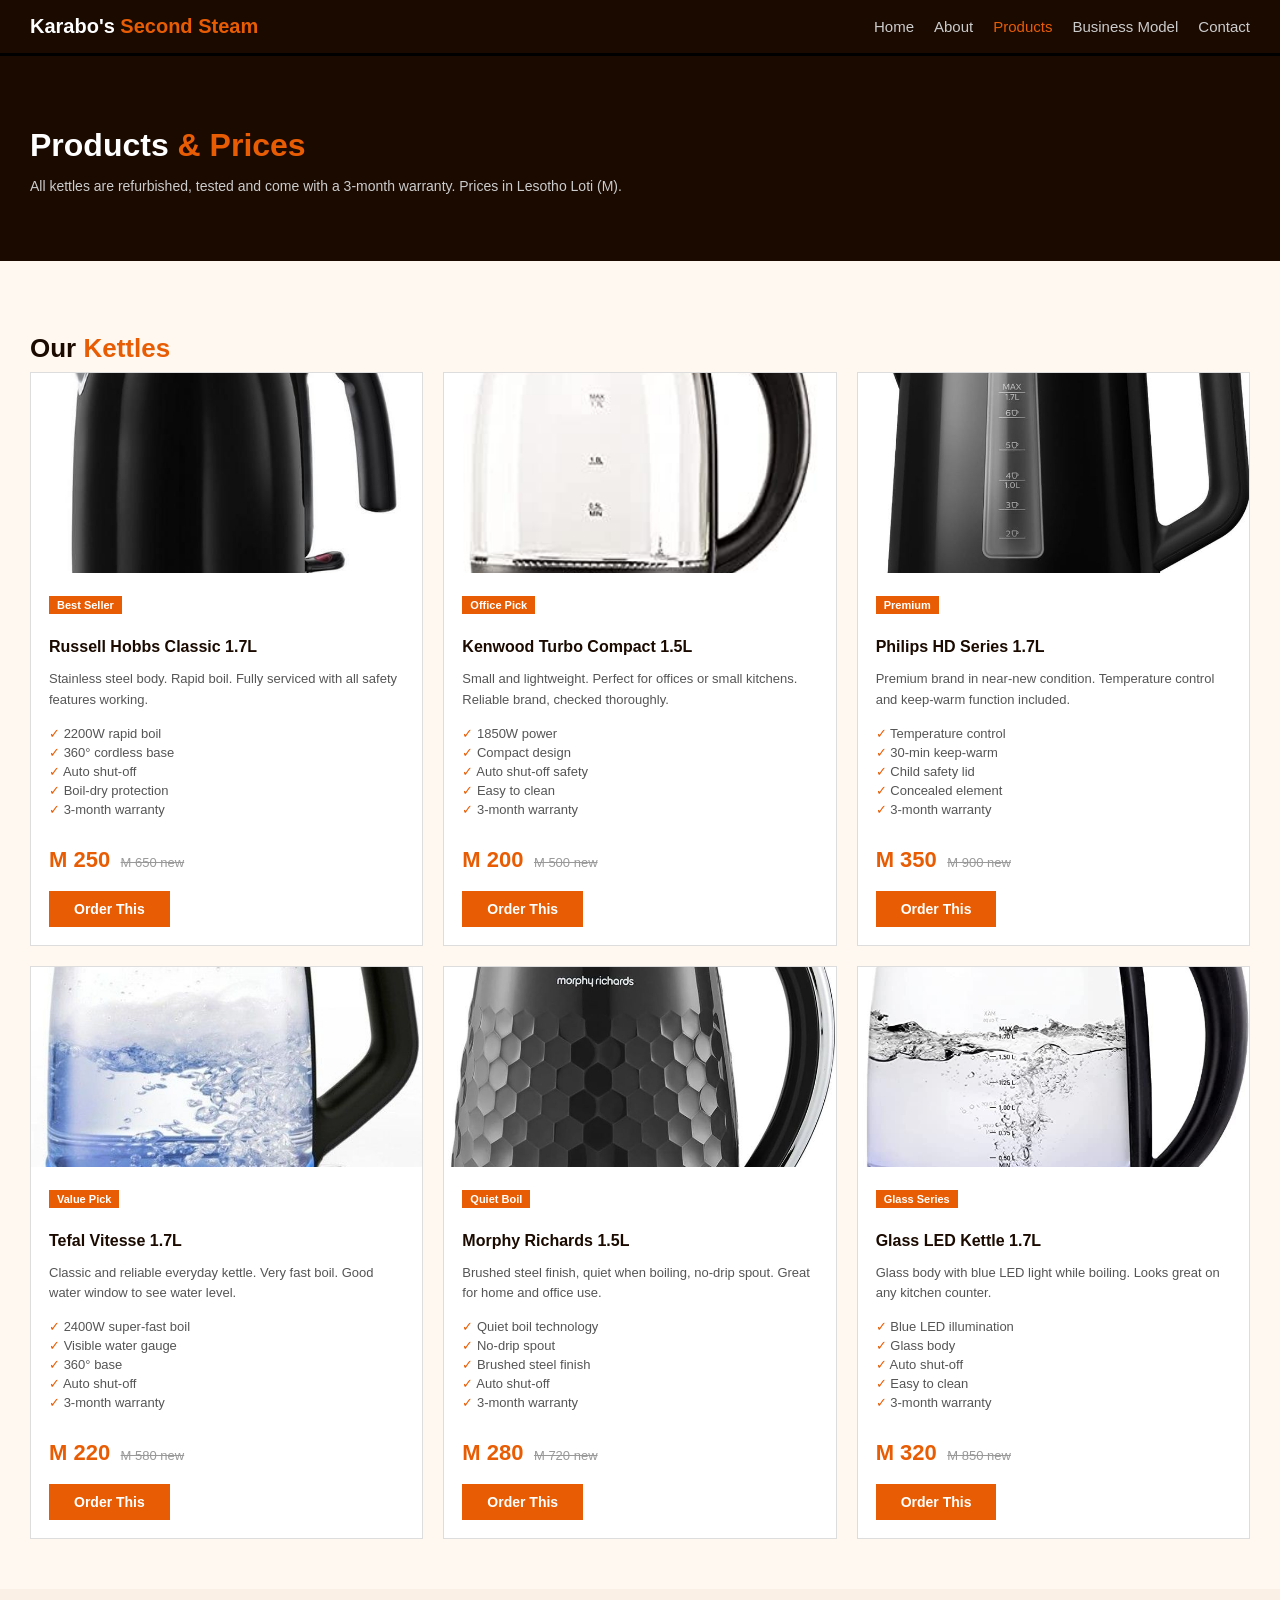
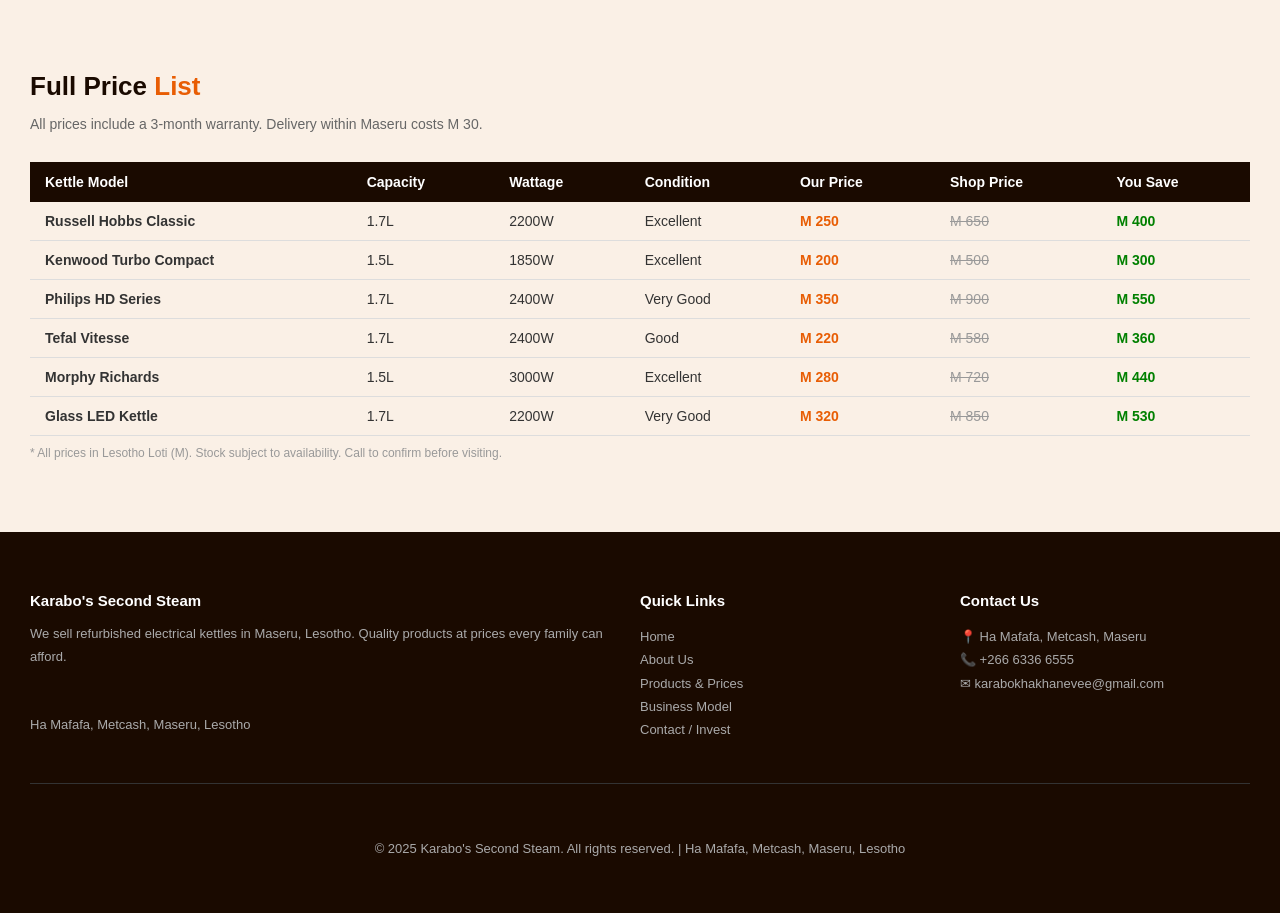
<file: products.html>
<!DOCTYPE html>
<html lang="en">
<head>
    <meta charset="UTF-8">
    <meta name="viewport" content="width=device-width, initial-scale=1.0">
    <title>Products & Prices - Karabo's Second Steam</title>
    <link rel="stylesheet" href="style.css">
</head>
<body>

    <!-- Navbar -->
    <nav class="navbar">
        <a href="index.html" class="logo">Karabo's <span>Second Steam</span></a>
        <ul class="nav-links">
            <li><a href="index.html">Home</a></li>
            <li><a href="about.html">About</a></li>
            <li><a href="products.html" class="active">Products</a></li>
            <li><a href="model.html">Business Model</a></li>
            <li><a href="contact.html">Contact</a></li>
        </ul>
    </nav>

    <!-- Page Header -->
    <div class="page-header">
        <h1>Products <span>& Prices</span></h1>
        <p>All kettles are refurbished, tested and come with a 3-month warranty. Prices in Lesotho Loti (M).</p>
    </div>

    <!-- Products Grid -->
    <div class="section">
        <h2 class="section-title">Our <span>Kettles</span></h2>
      
        <div class="cards-grid">

            <div class="product-card">
                <img src="images/p1.jpg" alt="Russell Hobbs Classic 1.7L refurbished kettle">
                <div class="card-body">
                    <span class="badge">Best Seller</span>
                    <h3>Russell Hobbs Classic 1.7L</h3>
                    <p>Stainless steel body. Rapid boil. Fully serviced with all safety features working.</p>
                    <ul class="features">
                        <li>2200W rapid boil</li>
                        <li>360° cordless base</li>
                        <li>Auto shut-off</li>
                        <li>Boil-dry protection</li>
                        <li>3-month warranty</li>
                    </ul>
                    <br>
                    <span class="price">M 250</span>
                    <span class="old-price">M 650 new</span>
                    <br><br>
                    <a href="contact.html" class="btn">Order This</a>
                </div>
            </div>

            <div class="product-card">
                <img src="images/p2.jpg" alt="Kenwood Turbo Compact 1.5L refurbished">
                <div class="card-body">
                    <span class="badge">Office Pick</span>
                    <h3>Kenwood Turbo Compact 1.5L</h3>
                    <p>Small and lightweight. Perfect for offices or small kitchens. Reliable brand, checked thoroughly.</p>
                    <ul class="features">
                        <li>1850W power</li>
                        <li>Compact design</li>
                        <li>Auto shut-off safety</li>
                        <li>Easy to clean</li>
                        <li>3-month warranty</li>
                    </ul>
                    <br>
                    <span class="price">M 200</span>
                    <span class="old-price">M 500 new</span>
                    <br><br>
                    <a href="contact.html" class="btn">Order This</a>
                </div>
            </div>

            <div class="product-card">
                <img src="images/p3.jpg" alt="Philips HD Series 1.7L refurbished kettle">
                <div class="card-body">
                    <span class="badge">Premium</span>
                    <h3>Philips HD Series 1.7L</h3>
                    <p>Premium brand in near-new condition. Temperature control and keep-warm function included.</p>
                    <ul class="features">
                        <li>Temperature control</li>
                        <li>30-min keep-warm</li>
                        <li>Child safety lid</li>
                        <li>Concealed element</li>
                        <li>3-month warranty</li>
                    </ul>
                    <br>
                    <span class="price">M 350</span>
                    <span class="old-price">M 900 new</span>
                    <br><br>
                    <a href="contact.html" class="btn">Order This</a>
                </div>
            </div>

            <div class="product-card">
                <img src="images/p4.jpg" alt="Tefal Vitesse 1.7L refurbished kettle">
                <div class="card-body">
                    <span class="badge">Value Pick</span>
                    <h3>Tefal Vitesse 1.7L</h3>
                    <p>Classic and reliable everyday kettle. Very fast boil. Good water window to see water level.</p>
                    <ul class="features">
                        <li>2400W super-fast boil</li>
                        <li>Visible water gauge</li>
                        <li>360° base</li>
                        <li>Auto shut-off</li>
                        <li>3-month warranty</li>
                    </ul>
                    <br>
                    <span class="price">M 220</span>
                    <span class="old-price">M 580 new</span>
                    <br><br>
                    <a href="contact.html" class="btn">Order This</a>
                </div>
            </div>

            <div class="product-card">
                <img src="images/p5.jpg" alt="Morphy Richards 1.5L refurbished kettle">
                <div class="card-body">
                    <span class="badge">Quiet Boil</span>
                    <h3>Morphy Richards 1.5L</h3>
                    <p>Brushed steel finish, quiet when boiling, no-drip spout. Great for home and office use.</p>
                    <ul class="features">
                        <li>Quiet boil technology</li>
                        <li>No-drip spout</li>
                        <li>Brushed steel finish</li>
                        <li>Auto shut-off</li>
                        <li>3-month warranty</li>
                    </ul>
                    <br>
                    <span class="price">M 280</span>
                    <span class="old-price">M 720 new</span>
                    <br><br>
                    <a href="contact.html" class="btn">Order This</a>
                </div>
            </div>

            <div class="product-card">
                <img src="images/p6.jpg" alt="Glass LED Kettle 1.7L refurbished">
                <div class="card-body">
                    <span class="badge">Glass Series</span>
                    <h3>Glass LED Kettle 1.7L</h3>
                    <p>Glass body with blue LED light while boiling. Looks great on any kitchen counter.</p>
                    <ul class="features">
                        <li>Blue LED illumination</li>
                        <li>Glass body</li>
                        <li>Auto shut-off</li>
                        <li>Easy to clean</li>
                        <li>3-month warranty</li>
                    </ul>
                    <br>
                    <span class="price">M 320</span>
                    <span class="old-price">M 850 new</span>
                    <br><br>
                    <a href="contact.html" class="btn">Order This</a>
                </div>
            </div>

        </div>
    </div>

    <!-- Pricing Table -->
    <div style="background-color: #FAF0E6; padding: 60px 0;">
        <div class="section" style="padding-top: 0; padding-bottom: 0;">
            <h2 class="section-title">Full Price <span>List</span></h2>
            <p class="section-subtitle">All prices include a 3-month warranty. Delivery within Maseru costs M 30.</p>

            <div style="overflow-x: auto;">
                <table class="styled-table">
                    <thead>
                        <tr>
                            <th>Kettle Model</th>
                            <th>Capacity</th>
                            <th>Wattage</th>
                            <th>Condition</th>
                            <th>Our Price</th>
                            <th>Shop Price</th>
                            <th>You Save</th>
                        </tr>
                    </thead>
                    <tbody>
                        <tr>
                            <td><strong>Russell Hobbs Classic</strong></td>
                            <td>1.7L</td>
                            <td>2200W</td>
                            <td>Excellent</td>
                            <td><strong style="color: #E85D04;">M 250</strong></td>
                            <td><s style="color: #999;">M 650</s></td>
                            <td style="color: green; font-weight: 700;">M 400</td>
                        </tr>
                        <tr>
                            <td><strong>Kenwood Turbo Compact</strong></td>
                            <td>1.5L</td>
                            <td>1850W</td>
                            <td>Excellent</td>
                            <td><strong style="color: #E85D04;">M 200</strong></td>
                            <td><s style="color: #999;">M 500</s></td>
                            <td style="color: green; font-weight: 700;">M 300</td>
                        </tr>
                        <tr>
                            <td><strong>Philips HD Series</strong></td>
                            <td>1.7L</td>
                            <td>2400W</td>
                            <td>Very Good</td>
                            <td><strong style="color: #E85D04;">M 350</strong></td>
                            <td><s style="color: #999;">M 900</s></td>
                            <td style="color: green; font-weight: 700;">M 550</td>
                        </tr>
                        <tr>
                            <td><strong>Tefal Vitesse</strong></td>
                            <td>1.7L</td>
                            <td>2400W</td>
                            <td>Good</td>
                            <td><strong style="color: #E85D04;">M 220</strong></td>
                            <td><s style="color: #999;">M 580</s></td>
                            <td style="color: green; font-weight: 700;">M 360</td>
                        </tr>
                        <tr>
                            <td><strong>Morphy Richards</strong></td>
                            <td>1.5L</td>
                            <td>3000W</td>
                            <td>Excellent</td>
                            <td><strong style="color: #E85D04;">M 280</strong></td>
                            <td><s style="color: #999;">M 720</s></td>
                            <td style="color: green; font-weight: 700;">M 440</td>
                        </tr>
                        <tr>
                            <td><strong>Glass LED Kettle</strong></td>
                            <td>1.7L</td>
                            <td>2200W</td>
                            <td>Very Good</td>
                            <td><strong style="color: #E85D04;">M 320</strong></td>
                            <td><s style="color: #999;">M 850</s></td>
                            <td style="color: green; font-weight: 700;">M 530</td>
                        </tr>
                    </tbody>
                </table>
            </div>
            <p style="font-size: 12px; color: #999; margin-top: 10px;">* All prices in Lesotho Loti (M). Stock subject to availability. Call to confirm before visiting.</p>
        </div>
    </div>

    <!-- Footer -->
    <footer class="footer">
        <div class="footer-grid">
            <div>
                <h4>Karabo's Second Steam</h4>
                <p>We sell refurbished electrical kettles in Maseru, Lesotho. Quality products at prices every family can afford.</p>
                <br>
                <p>Ha Mafafa, Metcash, Maseru, Lesotho</p>
            </div>
            <div>
                <h4>Quick Links</h4>
                <ul>
                    <li><a href="index.html">Home</a></li>
                    <li><a href="about.html">About Us</a></li>
                    <li><a href="products.html">Products & Prices</a></li>
                    <li><a href="model.html">Business Model</a></li>
                    <li><a href="contact.html">Contact / Invest</a></li>
                </ul>
            </div>
            <div>
                <h4>Contact Us</h4>
                <ul>
                    <li>📍 Ha Mafafa, Metcash, Maseru</li>
                    <li><a href="tel:+26622446533">📞 +266 6336 6555</a></li>
                    <li><a href="mailto:karabosecondsteam@gmail.com">✉ karabokhakhanevee@gmail.com</a></li>
                </ul>
            </div>
        </div>
        <div class="footer-bottom">
            <p>© 2025 Karabo's Second Steam. All rights reserved. | Ha Mafafa, Metcash, Maseru, Lesotho</p>
        </div>
    </footer>

</body>
</html>
</file>
<file: style.css>
body {
    font-family: Arial, sans-serif;
    background-color: #FFF8F0;
    color: #333333;
    margin: 0;
    padding: 0;
}

/* NAV */
.navbar {
    background-color: #1a0a00;
    padding: 15px 30px;
    display: flex;
    justify-content: space-between;
    align-items: center;
    border-bottom: 3px solid black;
}

.navbar .logo {
    color: white;
    font-size: 20px;
    font-weight: bold;
    text-decoration: none;
}

.navbar .logo span {
    color: #E85D04;
}

.nav-links {
    list-style: none;
    display: flex;
    gap: 20px;
    margin: 0;
    padding: 0;
}

.nav-links a {
    color: #cccccc;
    text-decoration: none;
    font-size: 15px;
}

.nav-links a:hover {
    color: #E85D04;
}

.nav-links a.active {
    color: #E85D04;
}

/* HERO */
.hero {
    background-color: #1a0a00;
    color: white;
    padding: 60px 30px;
    display: flex;
    justify-content: space-between;
    align-items: center;
    gap: 30px;
}

.hero-text h1 {
    font-size: 38px;
    margin-bottom: 15px;
}

.hero-text h1 span {
    color: #E85D04;
}

.hero-text p {
    font-size: 15px;
    color: #cccccc;
    margin-bottom: 25px;
    line-height: 1.6;
}

.hero-image img {
    width: 400px;
    height: 280px;
    object-fit: cover;
    border: 3px solid #1a0a00;
}

/* BUTTONS */
.btn {
    background-color: #E85D04;
    color: white;
    padding: 10px 25px;
    border: none;
    font-size: 14px;
    font-weight: bold;
    cursor: pointer;
    text-decoration: none;
    display: inline-block;
}

.btn:hover {
    background-color: #F48C06;
}

.btn-outline {
    background-color: transparent;
    border: 2px solid white;
    color: white;
    padding: 10px 25px;
    font-size: 14px;
    font-weight: bold;
    cursor: pointer;
    text-decoration: none;
    display: inline-block;
}

.btn-outline:hover {
    background-color: white;
    color: #1a0a00;
}

/* SECTIONS */
.section {
    padding: 50px 30px;
}

.section-title {
    font-size: 26px;
    color: #1a0a00;
    margin-bottom: 8px;
}

.section-title span {
    color: #E85D04;
}

.section-subtitle {
    font-size: 14px;
    color: #666666;
    margin-bottom: 30px;
}

/* CARDS GRID */
.cards-grid {
    display: grid;
    grid-template-columns: repeat(3, 1fr);
    gap: 20px;
}

.card {
    background-color: white;
    border: 1px solid #dddddd;
    overflow: hidden;
}

.card:hover {
    border-color: #E85D04;
}

.card img {
    width: 100%;
    height: 180px;
    object-fit: cover;
}

.card-body {
    padding: 18px;
}

.card-body h3 {
    font-size: 16px;
    color: #1a0a00;
    margin-bottom: 8px;
}

.card-body p {
    font-size: 13px;
    color: #555555;
    line-height: 1.6;
}

/* PRODUCT CARDS */
.product-card {
    background-color: white;
    border: 1px solid #dddddd;
    overflow: hidden;
}

.product-card:hover {
    border-color: #E85D04;
}

.product-card img {
    width: 100%;
    height: 200px;
    object-fit: cover;
}

.product-card .badge {
    background-color: #E85D04;
    color: white;
    font-size: 11px;
    font-weight: bold;
    padding: 3px 8px;
    display: inline-block;
    margin-bottom: 8px;
}

.product-card .features {
    list-style: none;
    margin: 10px 0;
    font-size: 13px;
    color: #555555;
    padding: 0;
}

.product-card .features li {
    padding: 2px 0;
}

.product-card .features li::before {
    content: "✓ ";
    color: #E85D04;
}

.price {
    font-size: 22px;
    font-weight: bold;
    color: #E85D04;
}

.old-price {
    font-size: 13px;
    color: #999999;
    text-decoration: line-through;
    margin-left: 6px;
}

/* STATS BAR */
.stats-bar {
    background-color: #E85D04;
    padding: 30px;
    display: flex;
    justify-content: center;
    gap: 60px;
    text-align: center;
}

.stat h3 {
    font-size: 30px;
    color: white;
    margin-bottom: 5px;
}

.stat p {
    font-size: 13px;
    color: white;
}

/* CTA BAND */
.cta-band {
    background-color: #1a0a00;
    padding: 50px 30px;
    text-align: center;
    color: white;
}

.cta-band h2 {
    font-size: 26px;
    margin-bottom: 12px;
}

.cta-band p {
    font-size: 14px;
    color: #cccccc;
    margin-bottom: 20px;
}

/* PAGE HEADER */
.page-header {
    background-color: #1a0a00;
    padding: 50px 30px;
    color: white;
    border-bottom: 3px solid #1a0a00;
}

.page-header h1 {
    font-size: 32px;
    margin-bottom: 10px;
}

.page-header h1 span {
    color: #E85D04;
}

.page-header p {
    font-size: 14px;
    color: #cccccc;
}

/* TABLE */
.styled-table {
    width: 100%;
    border-collapse: collapse;
    font-size: 14px;
}

.styled-table thead tr {
    background-color: #1a0a00;
    color: white;
}

.styled-table th {
    padding: 12px 15px;
    text-align: left;
}

.styled-table td {
    padding: 11px 15px;
    border-bottom: 1px solid #dddddd;
}

.styled-table tbody tr:nth-child(even) {
    background-color: #FAF0E6;
}

.styled-table tbody tr:hover {
    background-color: #fff0e0;
}

/* CONTACT FORM */
.form-group {
    margin-bottom: 15px;
}

.form-group label {
    display: block;
    font-size: 13px;
    font-weight: bold;
    margin-bottom: 5px;
}

.form-group input,
.form-group textarea,
.form-group select {
    width: 100%;
    padding: 10px;
    border: 1px solid #cccccc;
    font-size: 13px;
    font-family: Arial, sans-serif;
    outline: none;
    box-sizing: border-box;
}

.form-group input:focus,
.form-group textarea:focus,
.form-group select:focus {
    border-color: #1a0a00;
}

.form-group textarea {
    min-height: 110px;
    resize: vertical;
}

/* TWO COLUMNS */
.two-col {
    display: grid;
    grid-template-columns: 1fr 1fr;
    gap: 30px;
    align-items: start;
}

/* INFO CARDS */
.info-card {
    background-color: white;
    padding: 20px;
    border: 1px solid #dddddd;
    margin-bottom: 15px;
}

.info-card h3 {
    font-size: 16px;
    color: #1a0a00;
    margin-bottom: 10px;
    border-left: 4px solid #1a0a00;
    padding-left: 10px;
}

.info-card p,
.info-card li {
    font-size: 13px;
    color: #555555;
    line-height: 1.7;
}

.info-card ul {
    padding-left: 18px;
}

/* STEPS */
.step-item {
    display: flex;
    gap: 15px;
    align-items: flex-start;
    margin-bottom: 15px;
    background-color: white;
    border: 1px solid #dddddd;
    padding: 18px;
}

.step-num {
    background-color: #E85D04;
    color: white;
    width: 36px;
    height: 36px;
    border-radius: 50%;
    display: flex;
    align-items: center;
    justify-content: center;
    font-weight: bold;
    font-size: 16px;
    flex-shrink: 0;
}

.step-item h3 {
    font-size: 15px;
    color: #1a0a00;
    margin-bottom: 5px;
}

.step-item p {
    font-size: 13px;
    color: #555555;
    line-height: 1.6;
}

/* VIDEO */
.video-container {
    position: relative;
    padding-bottom: 56.25%;
    height: 0;
    overflow: hidden;
}

.video-container iframe {
    position: absolute;
    top: 0;
    left: 0;
    width: 100%;
    height: 100%;
    border: none;
}

/* FOOTER */
.footer {
    background-color: #1a0a00;
    color: #aaaaaa;
    padding: 40px 30px;
}

.footer-grid {
    display: grid;
    grid-template-columns: 2fr 1fr 1fr;
    gap: 30px;
    margin-bottom: 25px;
    border-bottom: 1px solid #333333;
    padding-bottom: 25px;
}

.footer h4 {
    color: white;
    font-size: 15px;
    margin-bottom: 12px;
}

.footer p,
.footer li {
    font-size: 13px;
    line-height: 1.8;
}

.footer ul {
    list-style: none;
    padding: 0;
}

.footer a {
    color: #aaaaaa;
    text-decoration: none;
}

.footer a:hover {
    color: #E85D04;
}

.footer-bottom {
    font-size: 12px;
    text-align: center;
    padding-top: 15px;
}

/* RESPONSIVE - basic */
@media (max-width: 768px) {

    .navbar {
        flex-direction: column;
        gap: 12px;
        padding: 15px 20px;
    }

    .hero {
        flex-direction: column;
        padding: 40px 20px;
    }

    .hero-image img {
        width: 100%;
    }

    .hero-text h1 {
        font-size: 26px;
    }

    .cards-grid {
        grid-template-columns: 1fr;
    }

    .two-col {
        grid-template-columns: 1fr;
    }

    .stats-bar {
        flex-wrap: wrap;
        gap: 25px;
    }

    .footer-grid {
        grid-template-columns: 1fr;
    }

}
</file>
